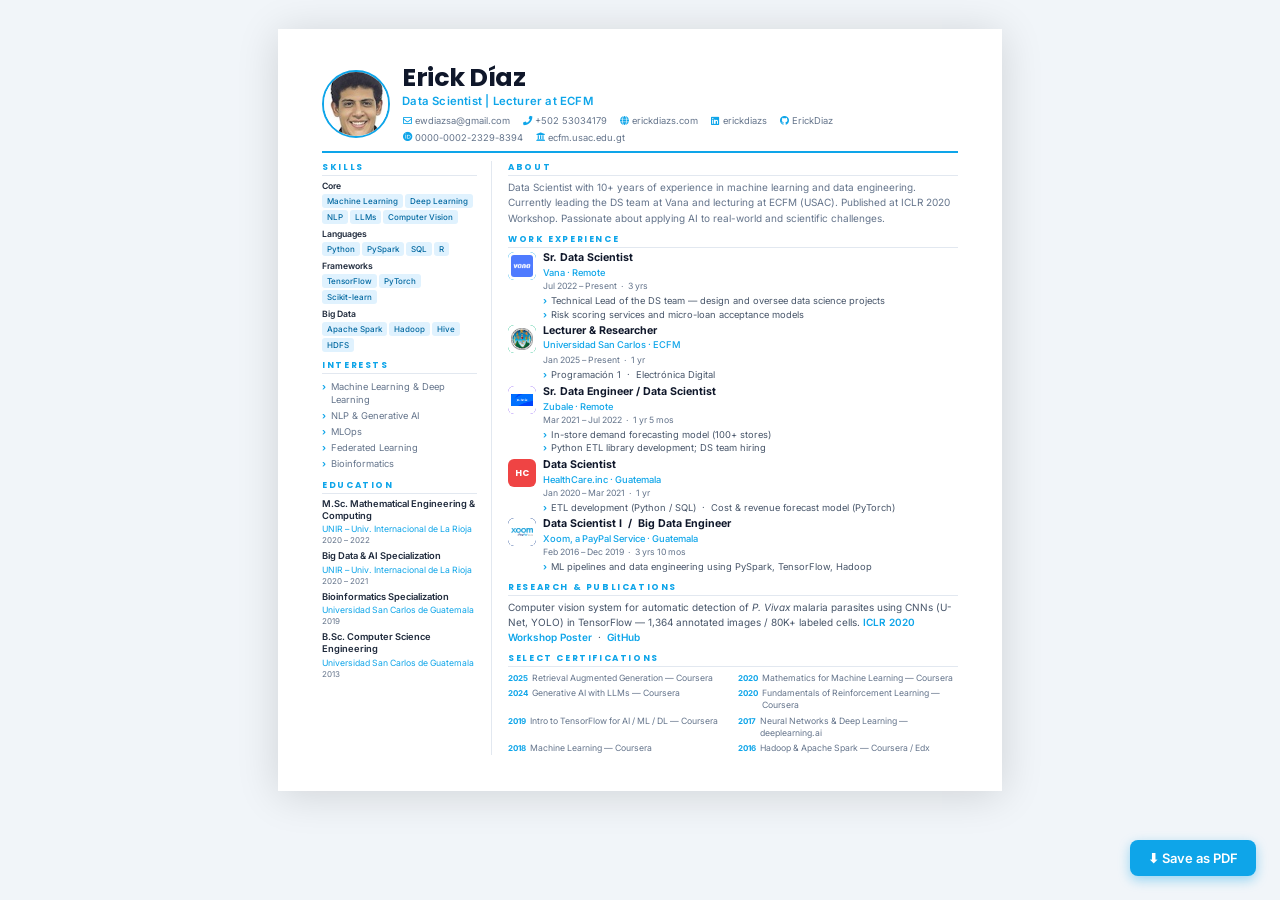
<file: cv_print.html>
<!DOCTYPE html>
<html lang="en">
<head>
  <meta charset="UTF-8">
  <title>Erick Díaz — CV</title>
  <script async src="https://www.googletagmanager.com/gtag/js?id=G-QKCN48DN54"></script>
  <script>
    window.dataLayer = window.dataLayer || [];
    function gtag(){dataLayer.push(arguments);}
    gtag('js', new Date());
    gtag('config', 'G-QKCN48DN54');
  </script>
  <link rel="preconnect" href="https://fonts.googleapis.com">
  <link href="https://fonts.googleapis.com/css2?family=Poppins:wght@400;600;700&family=Inter:wght@300;400;500;600&display=swap" rel="stylesheet">
  <link href="css/font-awesome/css/all.min.css" rel="stylesheet">
  <style>
    *, *::before, *::after { box-sizing: border-box; margin: 0; padding: 0; }

    :root {
      --primary:    #0ea5e9;
      --primary-dk: #0284c7;
      --dark:       #0f172a;
      --text:       #1e293b;
      --muted:      #64748b;
      --border:     #e2e8f0;
      --tag-bg:     #e0f2fe;
      --tag-text:   #0369a1;
    }

    /* ── Print page setup ───────────────────────────── */
    @page {
      size: letter;
      margin: 0; /* eliminates browser URL header/footer */
    }

    html, body {
      background: #f1f5f9;
    }

    body {
      font-family: 'Inter', sans-serif;
      font-size: 8pt;
      color: var(--text);
      line-height: 1.4;
    }

    /* ── Wrapper — letter-size card centered on screen ── */
    .cv {
      background: #fff;
      width: 7.54in;
      margin: 0.3in auto;
      padding: 0.38in 0.46in;
      box-shadow: 0 4px 40px rgba(0,0,0,.14);
    }

    @media print {
      html, body { background: #fff; }
      .cv {
        margin: 0;
        padding: 0.42in 0.48in; /* visual margins replacing @page margin */
        box-shadow: none;
        width: 100%;
      }
    }

    /* ── HEADER ─────────────────────────────────────── */
    .cv-header {
      display: flex;
      align-items: center;
      gap: 12px;
      padding-bottom: 7px;
      border-bottom: 2.5px solid var(--primary);
      margin-bottom: 8px;
    }

    .cv-photo {
      width: 68px;
      height: 68px;
      border-radius: 50%;
      object-fit: cover;
      border: 2.5px solid var(--primary);
      flex-shrink: 0;
    }

    .cv-name {
      font-family: 'Poppins', sans-serif;
      font-size: 19pt;
      font-weight: 700;
      color: var(--dark);
      line-height: 1;
      letter-spacing: -0.5px;
    }

    .cv-title {
      font-size: 8.5pt;
      color: var(--primary);
      font-weight: 600;
      margin-top: 3px;
      letter-spacing: 0.2px;
    }

    .cv-contacts {
      display: flex;
      flex-wrap: wrap;
      gap: 3px 12px;
      margin-top: 5px;
    }

    .cv-contact {
      font-size: 7pt;
      color: var(--muted);
      display: flex;
      align-items: center;
      gap: 3px;
      text-decoration: none;
    }

    .cv-contact i {
      color: var(--primary);
      font-size: 7pt;
      width: 10px;
      text-align: center;
    }

    /* ── BODY: two columns ──────────────────────────── */
    .cv-body {
      display: grid;
      grid-template-columns: 170px 1fr;
      gap: 0 14px;
    }

    /* ── Sidebar ────────────────────────────────────── */
    .cv-sidebar {
      border-right: 1px solid var(--border);
      padding-right: 14px;
    }

    /* ── Main ───────────────────────────────────────── */
    .cv-main {
      padding-left: 2px;
    }

    /* ── Section titles ─────────────────────────────── */
    .sec {
      font-family: 'Poppins', sans-serif;
      font-size: 6.5pt;
      font-weight: 700;
      text-transform: uppercase;
      letter-spacing: 1.6px;
      color: var(--primary);
      border-bottom: 1px solid var(--border);
      padding-bottom: 2px;
      margin: 7px 0 4px;
    }

    .sec:first-child { margin-top: 0; }

    /* ── Skills ─────────────────────────────────────── */
    .skill-group { margin-bottom: 4px; }

    .skill-group-label {
      font-size: 6.5pt;
      font-weight: 600;
      color: var(--text);
      margin-bottom: 2px;
    }

    .tags {
      display: flex;
      flex-wrap: wrap;
      gap: 2px;
    }

    .tag {
      font-size: 6pt;
      background: var(--tag-bg);
      color: var(--tag-text);
      border-radius: 3px;
      padding: 1px 5px;
      font-weight: 500;
      line-height: 1.5;
    }

    /* ── Interests ──────────────────────────────────── */
    .int-list {
      list-style: none;
      padding: 0;
    }

    .int-list li {
      font-size: 7pt;
      color: var(--muted);
      padding: 1.5px 0 1.5px 9px;
      position: relative;
    }

    .int-list li::before {
      content: '›';
      position: absolute;
      left: 0;
      color: var(--primary);
      font-weight: 700;
    }

    /* ── Education (sidebar) ────────────────────────── */
    .edu-item { margin-bottom: 4px; }

    .edu-degree {
      font-size: 7pt;
      font-weight: 600;
      color: var(--text);
      line-height: 1.3;
    }

    .edu-school {
      font-size: 6.5pt;
      color: var(--primary);
      margin-top: 1px;
    }

    .edu-year {
      font-size: 6pt;
      color: var(--muted);
    }

    /* ── About ──────────────────────────────────────── */
    .about-text {
      font-size: 7.5pt;
      color: var(--muted);
      line-height: 1.55;
    }

    /* ── Experience ─────────────────────────────────── */
    .exp-item {
      display: flex;
      gap: 7px;
      margin-bottom: 4px;
    }

    .co-badge {
      width: 28px;
      height: 28px;
      min-width: 28px;
      border-radius: 6px;
      background: var(--co, #64748b);
      color: #fff;
      font-family: 'Poppins', sans-serif;
      font-weight: 700;
      font-size: 6.5pt;
      display: flex;
      align-items: center;
      justify-content: center;
      overflow: hidden;
      position: relative;
      flex-shrink: 0;
    }

    .co-badge img {
      position: absolute;
      inset: 0;
      width: 100%;
      height: 100%;
      object-fit: contain;
      background: #fff;
      padding: 3px;
      border-radius: 6px;
    }

    .exp-role {
      font-size: 8pt;
      font-weight: 700;
      color: var(--dark);
      line-height: 1.2;
    }

    .exp-company {
      font-size: 7pt;
      color: var(--primary);
      font-weight: 500;
      margin-top: 1px;
    }

    .exp-date {
      font-size: 6.5pt;
      color: var(--muted);
      margin-top: 1px;
    }

    .exp-bullets {
      list-style: none;
      margin-top: 2px;
    }

    .exp-bullets li {
      font-size: 7pt;
      color: #475569;
      padding-left: 8px;
      position: relative;
      line-height: 1.45;
    }

    .exp-bullets li::before {
      content: '›';
      position: absolute;
      left: 0;
      color: var(--primary);
      font-weight: 700;
    }

    /* ── Research ───────────────────────────────────── */
    .research-text {
      font-size: 7.5pt;
      color: #475569;
      line-height: 1.5;
    }

    .research-text a {
      color: var(--primary);
      text-decoration: none;
      font-weight: 600;
    }

    /* ── Certifications ─────────────────────────────── */
    .cert-grid {
      display: grid;
      grid-template-columns: 1fr 1fr;
      gap: 1px 10px;
    }

    .cert-row {
      display: flex;
      gap: 4px;
      align-items: baseline;
      font-size: 6.5pt;
      color: var(--muted);
      padding: 1px 0;
    }

    .cert-year {
      color: var(--primary);
      font-weight: 700;
      flex-shrink: 0;
      font-size: 6pt;
    }

    /* ── Print button (screen only) ─────────────────── */
    .print-btn {
      position: fixed;
      bottom: 24px;
      right: 24px;
      background: var(--primary);
      color: #fff;
      border: none;
      border-radius: 8px;
      padding: 10px 18px;
      font-family: 'Inter', sans-serif;
      font-size: 13px;
      font-weight: 600;
      cursor: pointer;
      box-shadow: 0 4px 12px rgba(14,165,233,.4);
      display: flex;
      align-items: center;
      gap: 7px;
      z-index: 100;
    }

    .print-btn:hover { background: var(--primary-dk); }

    @media print { .print-btn { display: none; } }
  </style>
</head>
<body>
<button class="print-btn" onclick="if(typeof gtag==='function') gtag('event','save_cv_pdf'); window.print()">
  ⬇ Save as PDF
</button>
<div class="cv">

  <!-- ── HEADER ─────────────────────────────────────── -->
  <header class="cv-header">
    <img class="cv-photo" src="images/profile.jpeg" alt="Erick Díaz">
    <div style="flex:1">
      <div class="cv-name">Erick Díaz</div>
      <div class="cv-title">Data Scientist | Lecturer at ECFM</div>
      <div class="cv-contacts">
        <a class="cv-contact" href="mailto:ewdiazsa@gmail.com">
          <i class="far fa-envelope"></i> ewdiazsa@gmail.com
        </a>
        <span class="cv-contact">
          <i class="fas fa-phone"></i> +502 53034179
        </span>
        <a class="cv-contact" href="http://erickdiazs.com">
          <i class="fas fa-globe"></i> erickdiazs.com
        </a>
        <a class="cv-contact" href="https://linkedin.com/in/erickdiazs">
          <i class="fab fa-linkedin"></i> erickdiazs
        </a>
        <a class="cv-contact" href="https://github.com/ErickDiaz">
          <i class="fab fa-github"></i> ErickDiaz
        </a>
        <a class="cv-contact" href="https://orcid.org/0000-0002-2329-8394">
          <i class="fab fa-orcid"></i> 0000-0002-2329-8394
        </a>
        <a class="cv-contact" href="https://ecfm.usac.edu.gt/drupal-10.1.2/node/649">
          <i class="fas fa-university"></i> ecfm.usac.edu.gt
        </a>
      </div>
    </div>
  </header>

  <div class="cv-body">

    <!-- ── SIDEBAR ──────────────────────────────────── -->
    <aside class="cv-sidebar">

      <div class="sec">Skills</div>

      <div class="skill-group">
        <div class="skill-group-label">Core</div>
        <div class="tags">
          <span class="tag">Machine Learning</span>
          <span class="tag">Deep Learning</span>
          <span class="tag">NLP</span>
          <span class="tag">LLMs</span>
          <span class="tag">Computer Vision</span>
        </div>
      </div>

      <div class="skill-group" style="margin-top:3px">
        <div class="skill-group-label">Languages</div>
        <div class="tags">
          <span class="tag">Python</span>
          <span class="tag">PySpark</span>
          <span class="tag">SQL</span>
          <span class="tag">R</span>
        </div>
      </div>

      <div class="skill-group" style="margin-top:3px">
        <div class="skill-group-label">Frameworks</div>
        <div class="tags">
          <span class="tag">TensorFlow</span>
          <span class="tag">PyTorch</span>
          <span class="tag">Scikit-learn</span>
        </div>
      </div>

      <div class="skill-group" style="margin-top:3px">
        <div class="skill-group-label">Big Data</div>
        <div class="tags">
          <span class="tag">Apache Spark</span>
          <span class="tag">Hadoop</span>
          <span class="tag">Hive</span>
          <span class="tag">HDFS</span>
        </div>
      </div>

      <div class="sec">Interests</div>
      <ul class="int-list">
        <li>Machine Learning &amp; Deep Learning</li>
        <li>NLP &amp; Generative AI</li>
        <li>MLOps</li>
        <li>Federated Learning</li>
        <li>Bioinformatics</li>
      </ul>

      <div class="sec">Education</div>

      <div class="edu-item">
        <div class="edu-degree">M.Sc. Mathematical Engineering &amp; Computing</div>
        <div class="edu-school">UNIR – Univ. Internacional de La Rioja</div>
        <div class="edu-year">2020 – 2022</div>
      </div>

      <div class="edu-item">
        <div class="edu-degree">Big Data &amp; AI Specialization</div>
        <div class="edu-school">UNIR – Univ. Internacional de La Rioja</div>
        <div class="edu-year">2020 – 2021</div>
      </div>

      <div class="edu-item">
        <div class="edu-degree">Bioinformatics Specialization</div>
        <div class="edu-school">Universidad San Carlos de Guatemala</div>
        <div class="edu-year">2019</div>
      </div>

      <div class="edu-item">
        <div class="edu-degree">B.Sc. Computer Science Engineering</div>
        <div class="edu-school">Universidad San Carlos de Guatemala</div>
        <div class="edu-year">2013</div>
      </div>

    </aside>

    <!-- ── MAIN ─────────────────────────────────────── -->
    <main class="cv-main">

      <div class="sec" style="margin-top:0">About</div>
      <p class="about-text">
        Data Scientist with 10+ years of experience in machine learning and data engineering. Currently leading the DS team at Vana and lecturing at ECFM (USAC). Published at ICLR 2020 Workshop. Passionate about applying AI to real-world and scientific challenges.
      </p>

      <div class="sec">Work Experience</div>

      <div class="exp-item">
        <div class="co-badge" style="--co:#0ea5e9">
          <img src="images/logo_vana.png" alt="Vana" onerror="this.style.display='none'">Va
        </div>
        <div>
          <div class="exp-role">Sr. Data Scientist</div>
          <div class="exp-company">Vana &middot; Remote</div>
          <div class="exp-date">Jul 2022 – Present &nbsp;·&nbsp; 3 yrs</div>
          <ul class="exp-bullets">
            <li>Technical Lead of the DS team — design and oversee data science projects</li>
            <li>Risk scoring services and micro-loan acceptance models</li>
          </ul>
        </div>
      </div>

      <div class="exp-item">
        <div class="co-badge" style="--co:#10b981">
          <img src="images/logo_usac.png" alt="USAC" onerror="this.style.display='none'">US
        </div>
        <div>
          <div class="exp-role">Lecturer &amp; Researcher</div>
          <a class="exp-company" href="https://ecfm.usac.edu.gt/drupal-10.1.2/node/649" style="text-decoration:none">Universidad San Carlos &middot; ECFM</a>
          <div class="exp-date">Jan 2025 – Present &nbsp;·&nbsp; 1 yr</div>
          <ul class="exp-bullets">
            <li>Programación 1 &nbsp;·&nbsp; Electrónica Digital</li>
          </ul>
        </div>
      </div>

      <div class="exp-item">
        <div class="co-badge" style="--co:#8b5cf6">
          <img src="images/logo_zubale.png" alt="Zubale" onerror="this.style.display='none'">Zu
        </div>
        <div>
          <div class="exp-role">Sr. Data Engineer / Data Scientist</div>
          <div class="exp-company">Zubale &middot; Remote</div>
          <div class="exp-date">Mar 2021 – Jul 2022 &nbsp;·&nbsp; 1 yr 5 mos</div>
          <ul class="exp-bullets">
            <li>In-store demand forecasting model (100+ stores)</li>
            <li>Python ETL library development; DS team hiring</li>
          </ul>
        </div>
      </div>

      <div class="exp-item">
        <div class="co-badge" style="--co:#ef4444">HC</div>
        <div>
          <div class="exp-role">Data Scientist</div>
          <div class="exp-company">HealthCare.inc &middot; Guatemala</div>
          <div class="exp-date">Jan 2020 – Mar 2021 &nbsp;·&nbsp; 1 yr</div>
          <ul class="exp-bullets">
            <li>ETL development (Python / SQL) &nbsp;·&nbsp; Cost &amp; revenue forecast model (PyTorch)</li>
          </ul>
        </div>
      </div>

      <div class="exp-item">
        <div class="co-badge" style="--co:#003087">
          <img src="images/logo_xoom.png" alt="Xoom" onerror="this.style.display='none'">Xo
        </div>
        <div>
          <div class="exp-role">Data Scientist I &nbsp;/&nbsp; Big Data Engineer</div>
          <div class="exp-company">Xoom, a PayPal Service &middot; Guatemala</div>
          <div class="exp-date">Feb 2016 – Dec 2019 &nbsp;·&nbsp; 3 yrs 10 mos</div>
          <ul class="exp-bullets">
            <li>ML pipelines and data engineering using PySpark, TensorFlow, Hadoop</li>
          </ul>
        </div>
      </div>

      <div class="sec">Research &amp; Publications</div>
      <p class="research-text">
        Computer vision system for automatic detection of <em>P. Vivax</em> malaria parasites using CNNs (U-Net, YOLO) in TensorFlow — 1,364 annotated images / 80K+ labeled cells.
        <a href="https://pml4dc.github.io/iclr2020/program/pml4dc_45.html">ICLR 2020 Workshop Poster</a> &nbsp;·&nbsp;
        <a href="https://github.com/ErickDiaz/bioinformatic_thesis_project/tree/dev">GitHub</a>
      </p>

      <div class="sec">Select Certifications</div>
      <div class="cert-grid">
        <div class="cert-row"><span class="cert-year">2025</span>Retrieval Augmented Generation — Coursera</div>
        <div class="cert-row"><span class="cert-year">2020</span>Mathematics for Machine Learning — Coursera</div>
        <div class="cert-row"><span class="cert-year">2024</span>Generative AI with LLMs — Coursera</div>
        <div class="cert-row"><span class="cert-year">2020</span>Fundamentals of Reinforcement Learning — Coursera</div>
        <div class="cert-row"><span class="cert-year">2019</span>Intro to TensorFlow for AI / ML / DL — Coursera</div>
        <div class="cert-row"><span class="cert-year">2017</span>Neural Networks &amp; Deep Learning — deeplearning.ai</div>
        <div class="cert-row"><span class="cert-year">2018</span>Machine Learning — Coursera</div>
        <div class="cert-row"><span class="cert-year">2016</span>Hadoop &amp; Apache Spark — Coursera / Edx</div>
      </div>

    </main>
  </div><!-- /cv-body -->
</div><!-- /cv -->
</body>
</html>
</file>
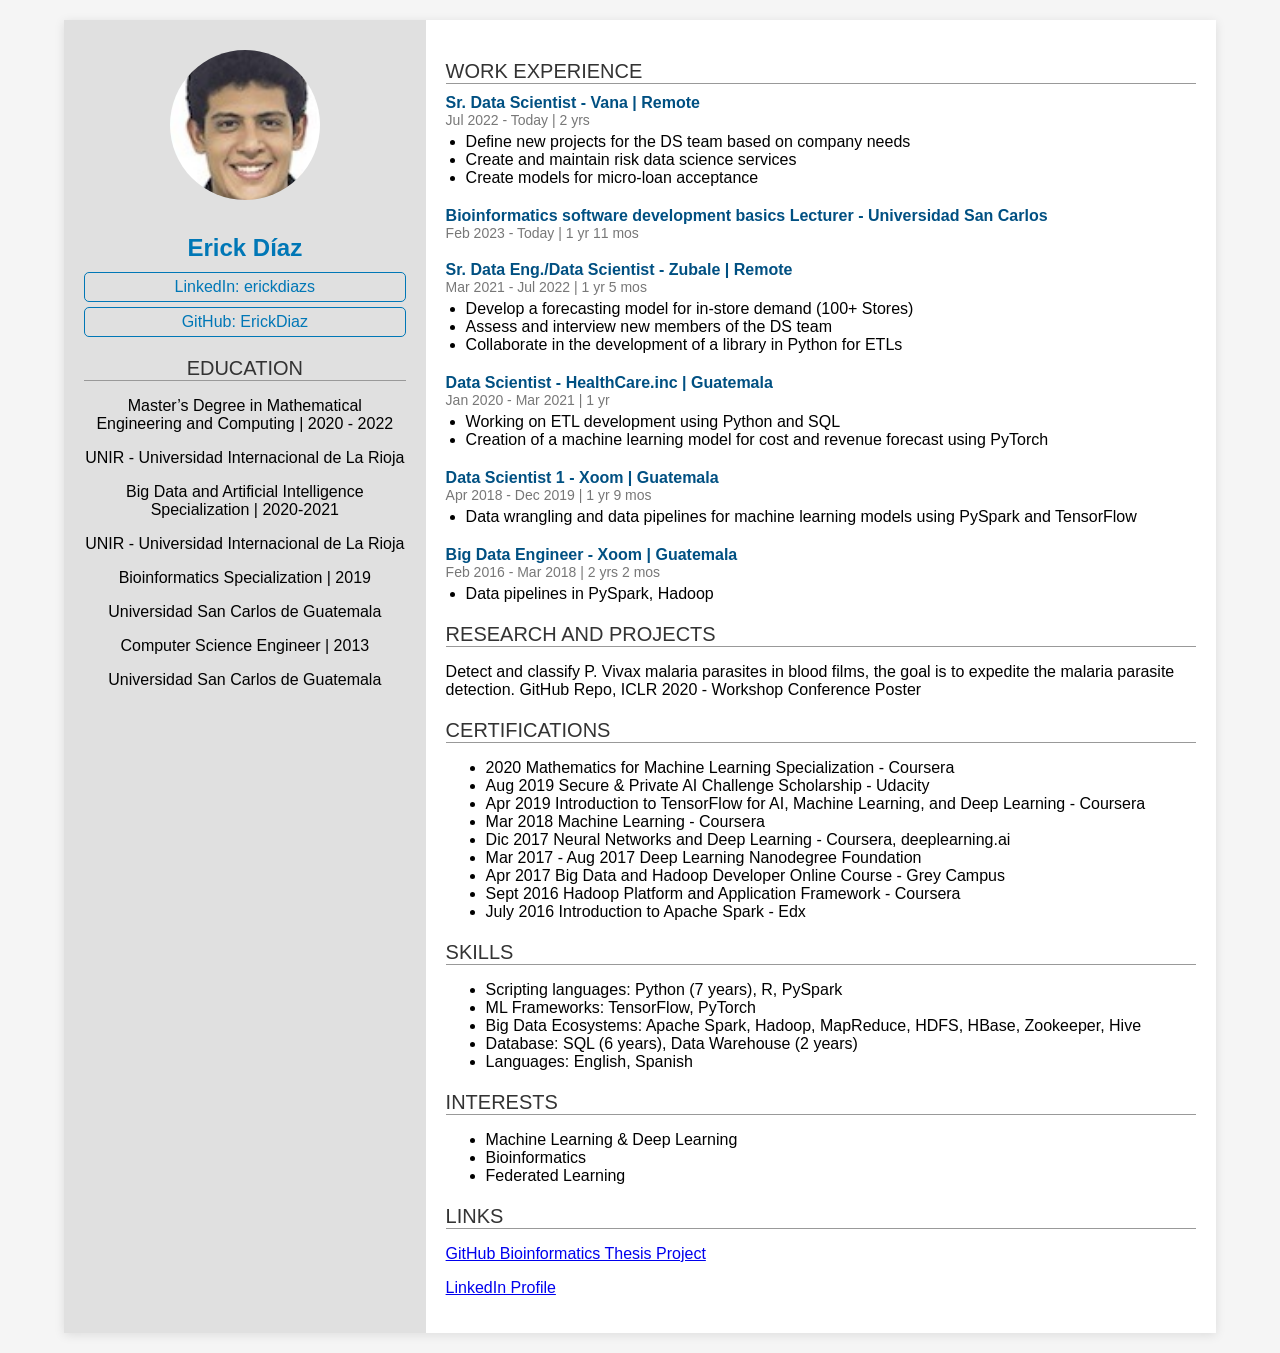
<file: index_.html>
<!DOCTYPE html>
<html lang="es">
<head>
    <meta charset="UTF-8">
    <meta http-equiv="X-UA-Compatible" content="IE=edge">
    <meta name="viewport" content="width=device-width, initial-scale=1.0">
    <title>CV de Erick Díaz</title>
    <style>
        body {
            font-family: 'Arial', sans-serif;
            margin: 0;
            padding: 0;
            background-color: #f5f5f5;
            display: flex;
            justify-content: center;
        }

        .container {
            display: flex;
            width: 90%;
            max-width: 1200px;
            background: white;
            box-shadow: 0 2px 10px rgba(0, 0, 0, 0.1);
            margin: 20px 0;
        }

        .sidebar {
            width: 30%;
            background-color: #e0e0e0;
            padding: 20px;
            text-align: center;
        }

        .profile-image {
            border-radius: 50%;
            width: 150px;
            height: 150px;
            object-fit: cover;
            margin: 10px 0;
        }

        .sidebar h2 {
            color: #0077b6;
            margin-bottom: 10px;
        }

        .contact-links a {
            display: block;
            color: #0077b6;
            text-decoration: none;
            margin: 5px 0;
            border: 1px solid #0077b6;
            padding: 5px;
            border-radius: 5px;
        }

        .section-title {
            font-size: 20px;
            color: #333;
            border-bottom: 1px solid #999;
            margin: 20px 0 10px;
            text-transform: uppercase;
        }

        .content {
            width: 70%;
            padding: 20px;
        }

        .job {
            margin-bottom: 20px;
        }

        .job-title {
            font-weight: bold;
            color: #005082;
        }

        .job-duration {
            font-size: 14px;
            color: #777;
            margin-bottom: 5px;
        }

        .job ul {
            padding-left: 20px;
            margin: 5px 0;
        }
    </style>
</head>
<body>
    <div class="container">
        <div class="sidebar">
            <img src="src/profile.jpeg" alt="Profile Image" class="profile-image">
            <h2>Erick Díaz</h2>
            <div class="contact-links">
                <a href="https://www.linkedin.com/in/erickdiazs">LinkedIn: erickdiazs</a>
                <a href="https://github.com/ErickDiaz">GitHub: ErickDiaz</a>
            </div>
            <div class="section-title">Education</div>
            <p>Master’s Degree in Mathematical Engineering and Computing | 2020 - 2022</p>
            <p>UNIR - Universidad Internacional de La Rioja</p>
            <p>Big Data and Artificial Intelligence Specialization | 2020-2021</p>
            <p>UNIR - Universidad Internacional de La Rioja</p>
            <p>Bioinformatics Specialization | 2019</p>
            <p>Universidad San Carlos de Guatemala</p>
            <p>Computer Science Engineer | 2013</p>
            <p>Universidad San Carlos de Guatemala</p>
        </div>

        <div class="content">
            <div class="section-title">Work Experience</div>
            <div class="job">
                <div class="job-title">Sr. Data Scientist - Vana | Remote</div>
                <div class="job-duration">Jul 2022 - Today | 2 yrs</div>
                <ul>
                    <li>Define new projects for the DS team based on company needs</li>
                    <li>Create and maintain risk data science services</li>
                    <li>Create models for micro-loan acceptance</li>
                </ul>
            </div>
            <div class="job">
                <div class="job-title">Bioinformatics software development basics Lecturer - Universidad San Carlos</div>
                <div class="job-duration">Feb 2023 - Today | 1 yr 11 mos</div>
            </div>
            <div class="job">
                <div class="job-title">Sr. Data Eng./Data Scientist - Zubale | Remote</div>
                <div class="job-duration">Mar 2021 - Jul 2022 | 1 yr 5 mos</div>
                <ul>
                    <li>Develop a forecasting model for in-store demand (100+ Stores)</li>
                    <li>Assess and interview new members of the DS team</li>
                    <li>Collaborate in the development of a library in Python for ETLs</li>
                </ul>
            </div>
            <div class="job">
                <div class="job-title">Data Scientist - HealthCare.inc | Guatemala</div>
                <div class="job-duration">Jan 2020 - Mar 2021 | 1 yr</div>
                <ul>
                    <li>Working on ETL development using Python and SQL</li>
                    <li>Creation of a machine learning model for cost and revenue forecast using PyTorch</li>
                </ul>
            </div>
            <div class="job">
                <div class="job-title">Data Scientist 1 - Xoom | Guatemala</div>
                <div class="job-duration">Apr 2018 - Dec 2019 | 1 yr 9 mos</div>
                <ul>
                    <li>Data wrangling and data pipelines for machine learning models using PySpark and TensorFlow</li>
                </ul>
            </div>
            <div class="job">
                <div class="job-title">Big Data Engineer - Xoom | Guatemala</div>
                <div class="job-duration">Feb 2016 - Mar 2018 | 2 yrs 2 mos</div>
                <ul>
                    <li>Data pipelines in PySpark, Hadoop</li>
                </ul>
            </div>

            <div class="section-title">Research and Projects</div>
            <p>Detect and classify P. Vivax malaria parasites in blood films, the goal is to expedite the malaria parasite detection. GitHub Repo, ICLR 2020 - Workshop Conference Poster</p>

            <div class="section-title">Certifications</div>
            <ul>
                <li>2020 Mathematics for Machine Learning Specialization - Coursera</li>
                <li>Aug 2019 Secure & Private AI Challenge Scholarship - Udacity</li>
                <li>Apr 2019 Introduction to TensorFlow for AI, Machine Learning, and Deep Learning - Coursera</li>
                <li>Mar 2018 Machine Learning - Coursera</li>
                <li>Dic 2017 Neural Networks and Deep Learning - Coursera, deeplearning.ai</li>
                <li>Mar 2017 - Aug 2017 Deep Learning Nanodegree Foundation</li>
                <li>Apr 2017 Big Data and Hadoop Developer Online Course - Grey Campus</li>
                <li>Sept 2016 Hadoop Platform and Application Framework - Coursera</li>
                <li>July 2016 Introduction to Apache Spark - Edx</li>
            </ul>

            <div class="section-title">Skills</div>
            <ul>
                <li>Scripting languages: Python (7 years), R, PySpark</li>
                <li>ML Frameworks: TensorFlow, PyTorch</li>
                <li>Big Data Ecosystems: Apache Spark, Hadoop, MapReduce, HDFS, HBase, Zookeeper, Hive</li>
                <li>Database: SQL (6 years), Data Warehouse (2 years)</li>
                <li>Languages: English, Spanish</li>
            </ul>

            <div class="section-title">Interests</div>
            <ul>
                <li>Machine Learning & Deep Learning</li>
                <li>Bioinformatics</li>
                <li>Federated Learning</li>
            </ul>

            <div class="section-title">Links</div>
            <p><a href="https://github.com/ErickDiaz/bioinformatic_thesis_project/tree/dev">GitHub Bioinformatics Thesis Project</a></p>
            <p><a href="https://www.linkedin.com/in/erickdiazs">LinkedIn Profile</a></p>
        </div>
    </div>
</body>
</html>
</file>
